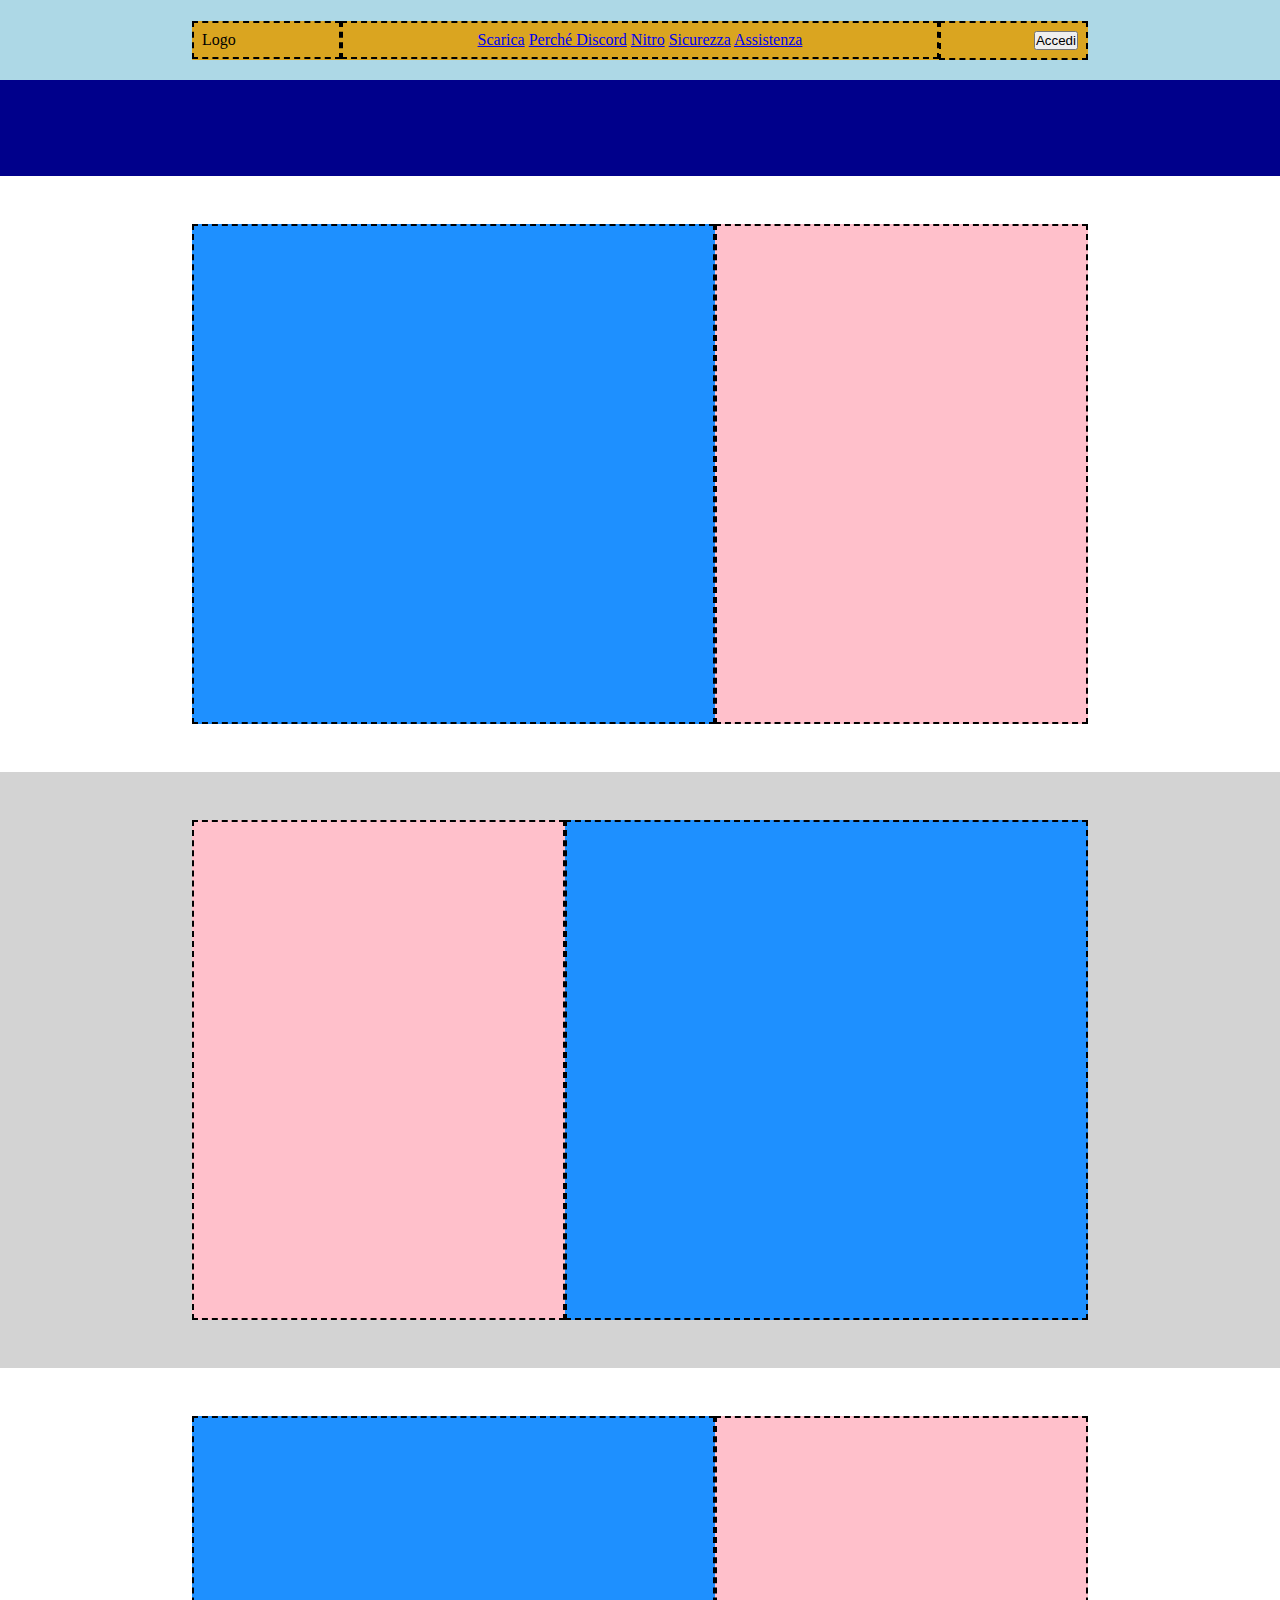
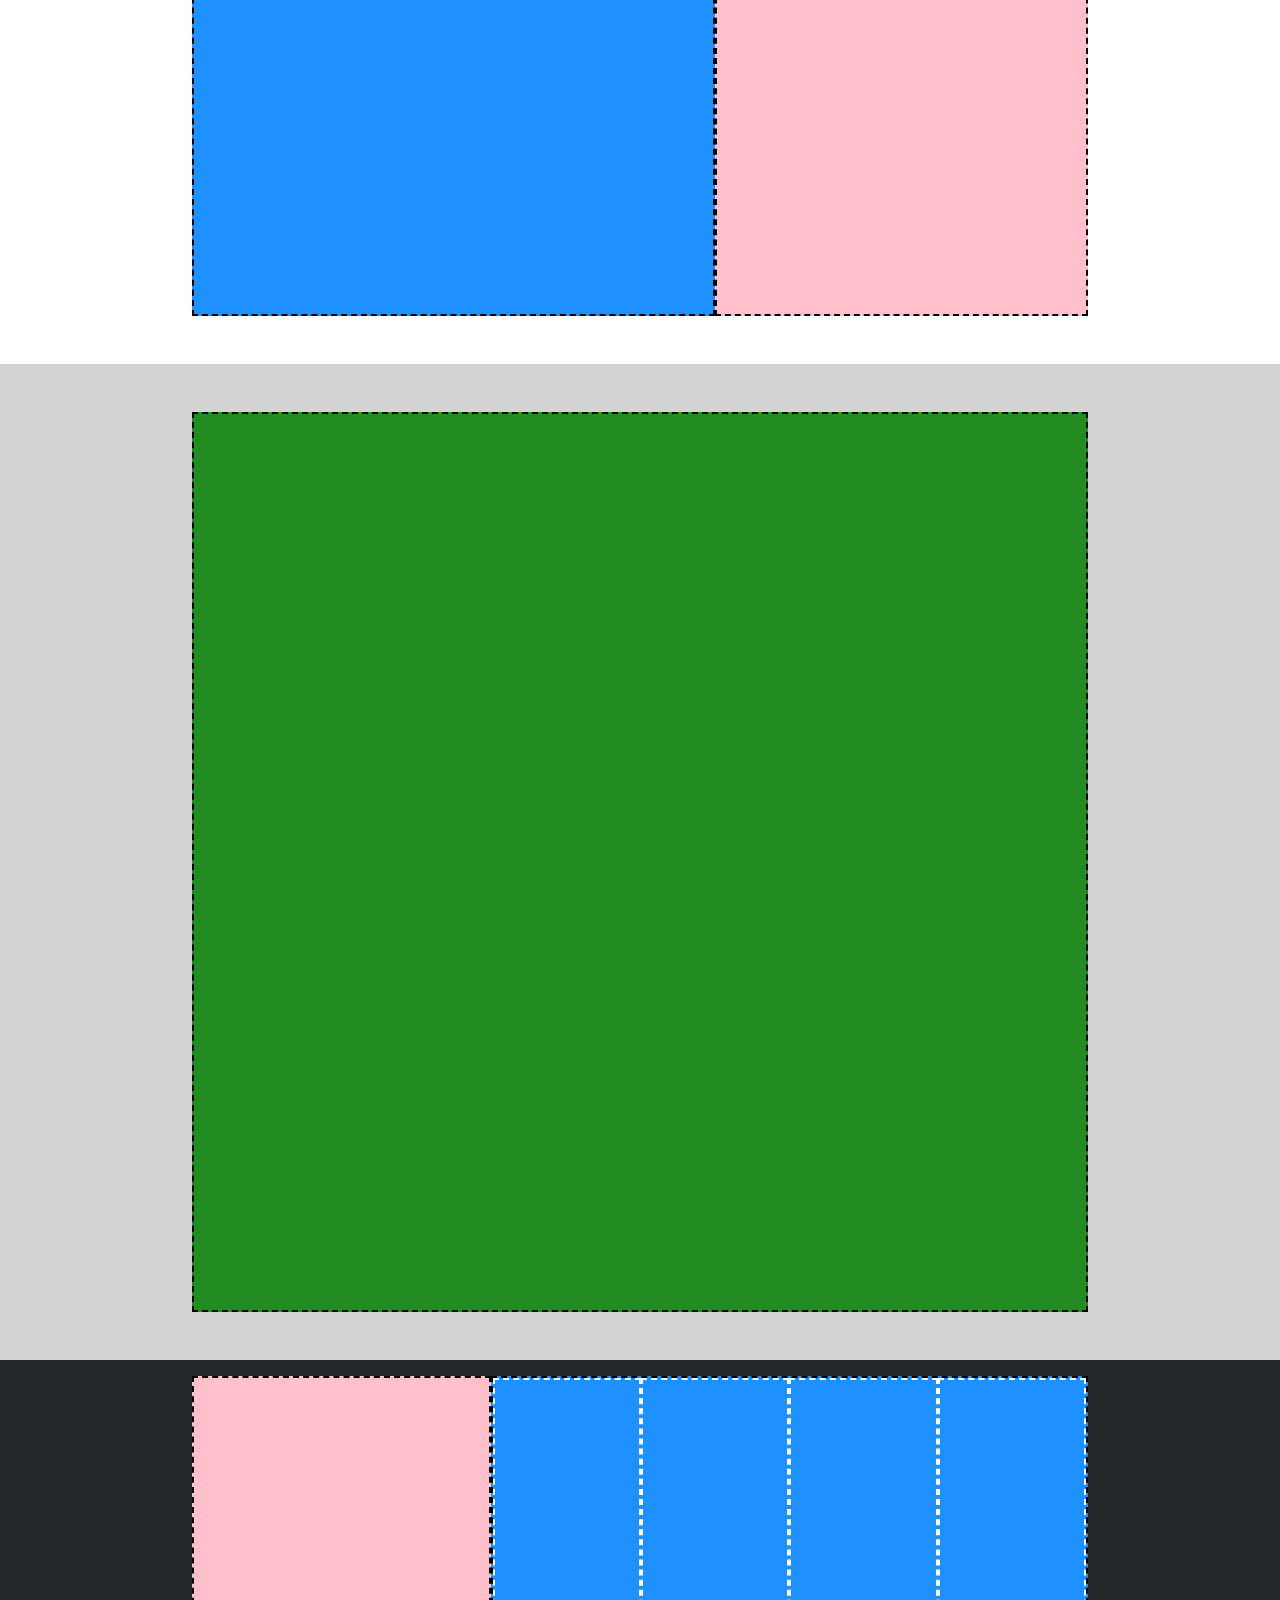
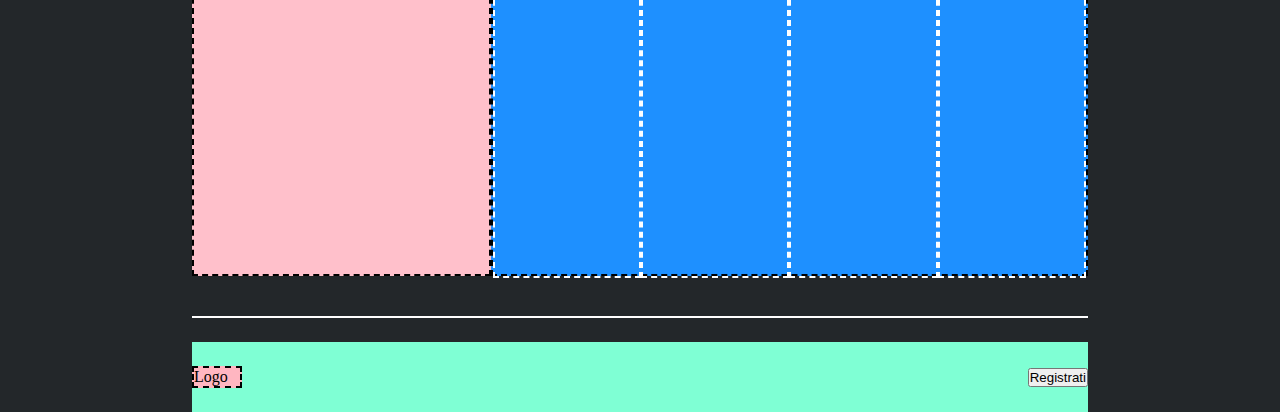
<file: index.html>
<!DOCTYPE html>
<html lang="en">

<head>
    <meta charset="UTF-8">
    <meta http-equiv="X-UA-Compatible" content="IE=edge">
    <meta name="viewport" content="width=device-width, initial-scale=1.0">
    <link rel="stylesheet" href="./assets/css/style.css">
    <title>htmlcss-struttura-discord</title>
</head>

<body class="debug">

    <header>
        <div class="container">
            <div class="row title">
                <div class="col-2">
                    Logo
                </div>
                <div class="col-8">
                    <a href="#">Scarica</a>
                    <a href="#">Perché Discord</a>
                    <a href="#">Nitro</a>
                    <a href="#">Sicurezza</a>
                    <a href="#">Assistenza</a>
                </div>
                <div class="col-2">
                    <button>Accedi</button>
                </div>
            </div>
        </div>
    </header>

    <main>
        <!-- sezione main che is combina con l'heder -->
        <section class="sub_title">
            <div class="container title"></div>
        </section>
        <!-- sotto sezione bianca/grigia -->
        <section class="sub_section white">
            <div class="container">
                <div class="row">
                    <div class="col-7"></div>
                    <div class="col-5"></div>
                </div>
            </div>
        </section>
        <!-- sotto sezione bianca/grigia -->
        <section class="sub_section grey">
            <div class="container">
                <div class="row">
                    <div class="col-5"></div>
                    <div class="col-7"></div>
                </div>
            </div>
        </section>
        <!-- sotto sezione bianca/grigia -->
        <section class="sub_section white">
            <div class="container">
                <div class="row">
                    <div class="col-7"></div>
                    <div class="col-5"></div>
                </div>
            </div>
        </section>
        <!-- sotto sezione bianca/grigia -->
        <section class="sub_section grey">
            <div class="container end_main"></div>
        </section>
    </main>

    <footer>
        <!-- sezione link -->
        <section>
            <div class="container footer_top">
                <div class="row">
                    <div class="col-4"></div>
                    <div class="col-8">
                        <div class="row">
                            <div class="col-3"></div>
                            <div class="col-3"></div>
                            <div class="col-3"></div>
                            <div class="col-3"></div>
                        </div>
                    </div>
                </div>
            </div>
        </section>
         <!-- chiusura pagina -->
        <section>
            <div class="container footer_bottom">
                <div class="img">Logo</div>
                <button>Registrati</button>
            </div>
        </section>
    </footer>
</body>

</html>
</file>
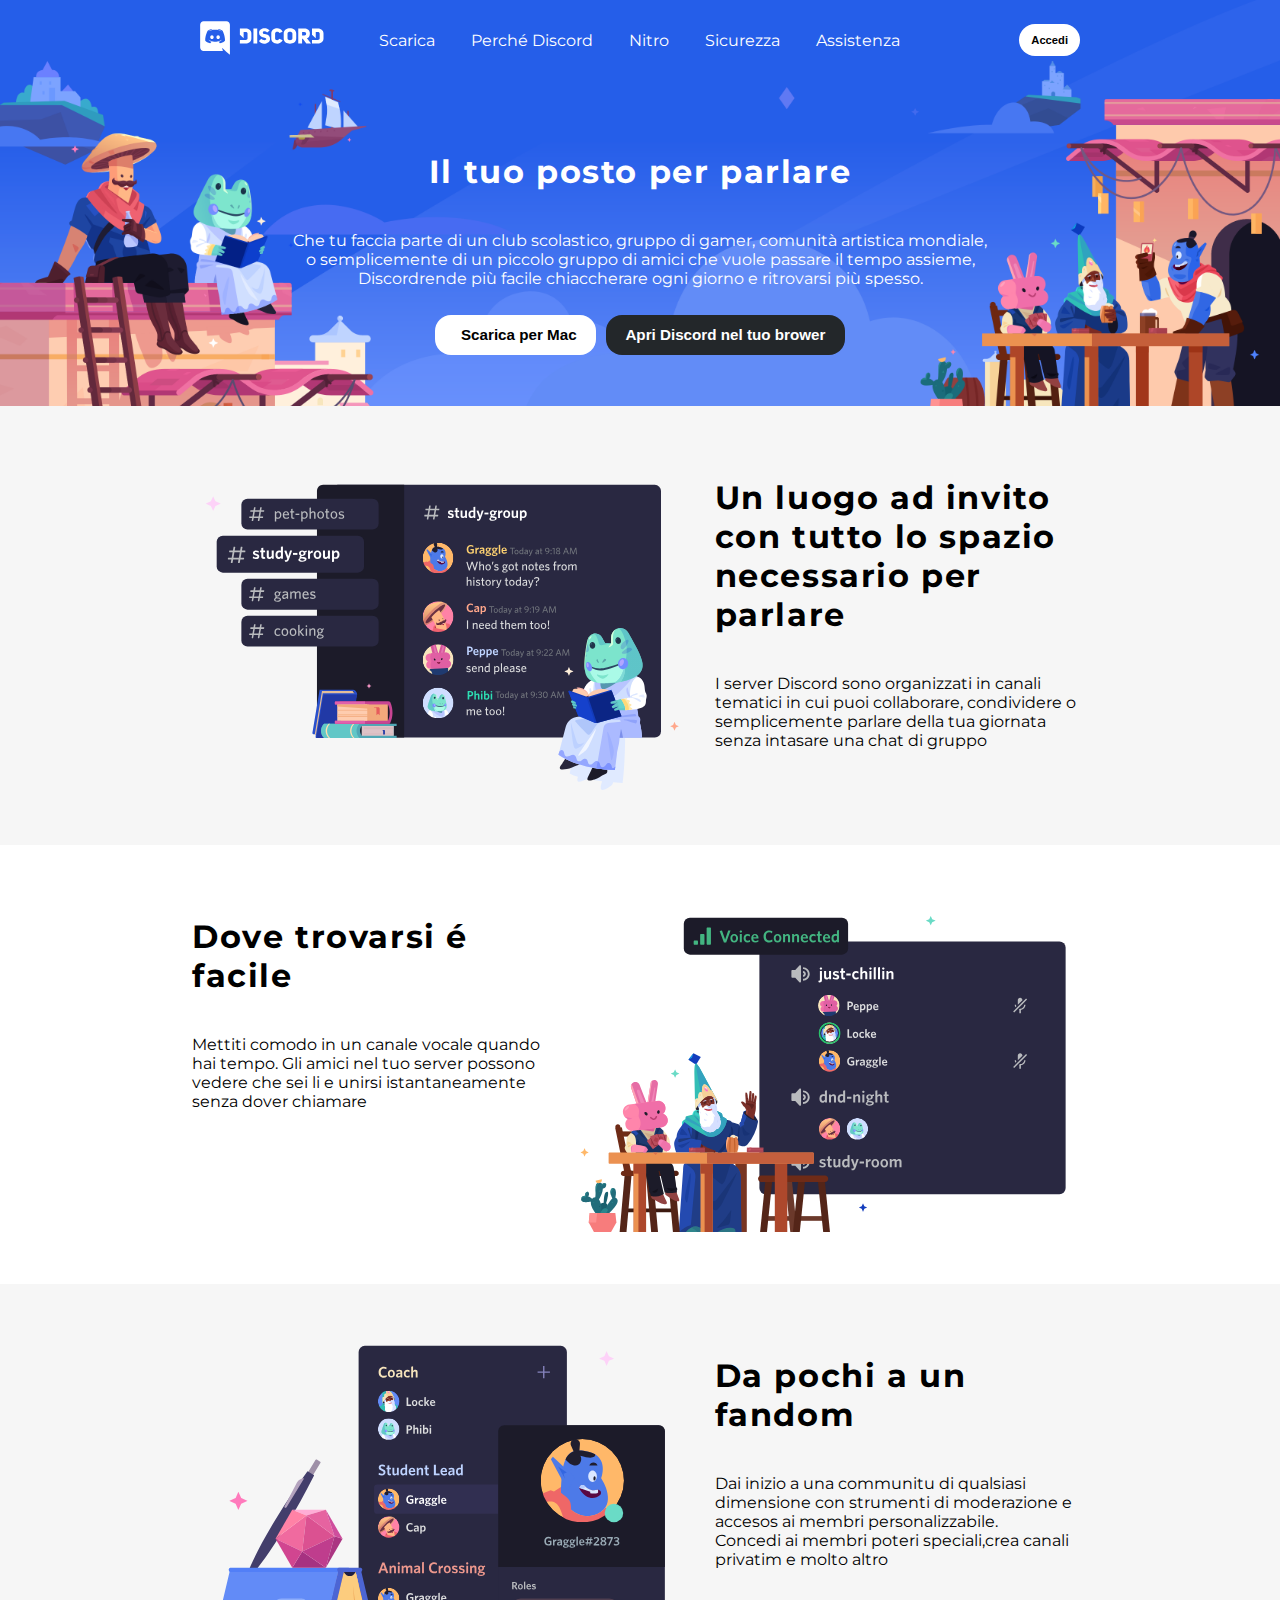
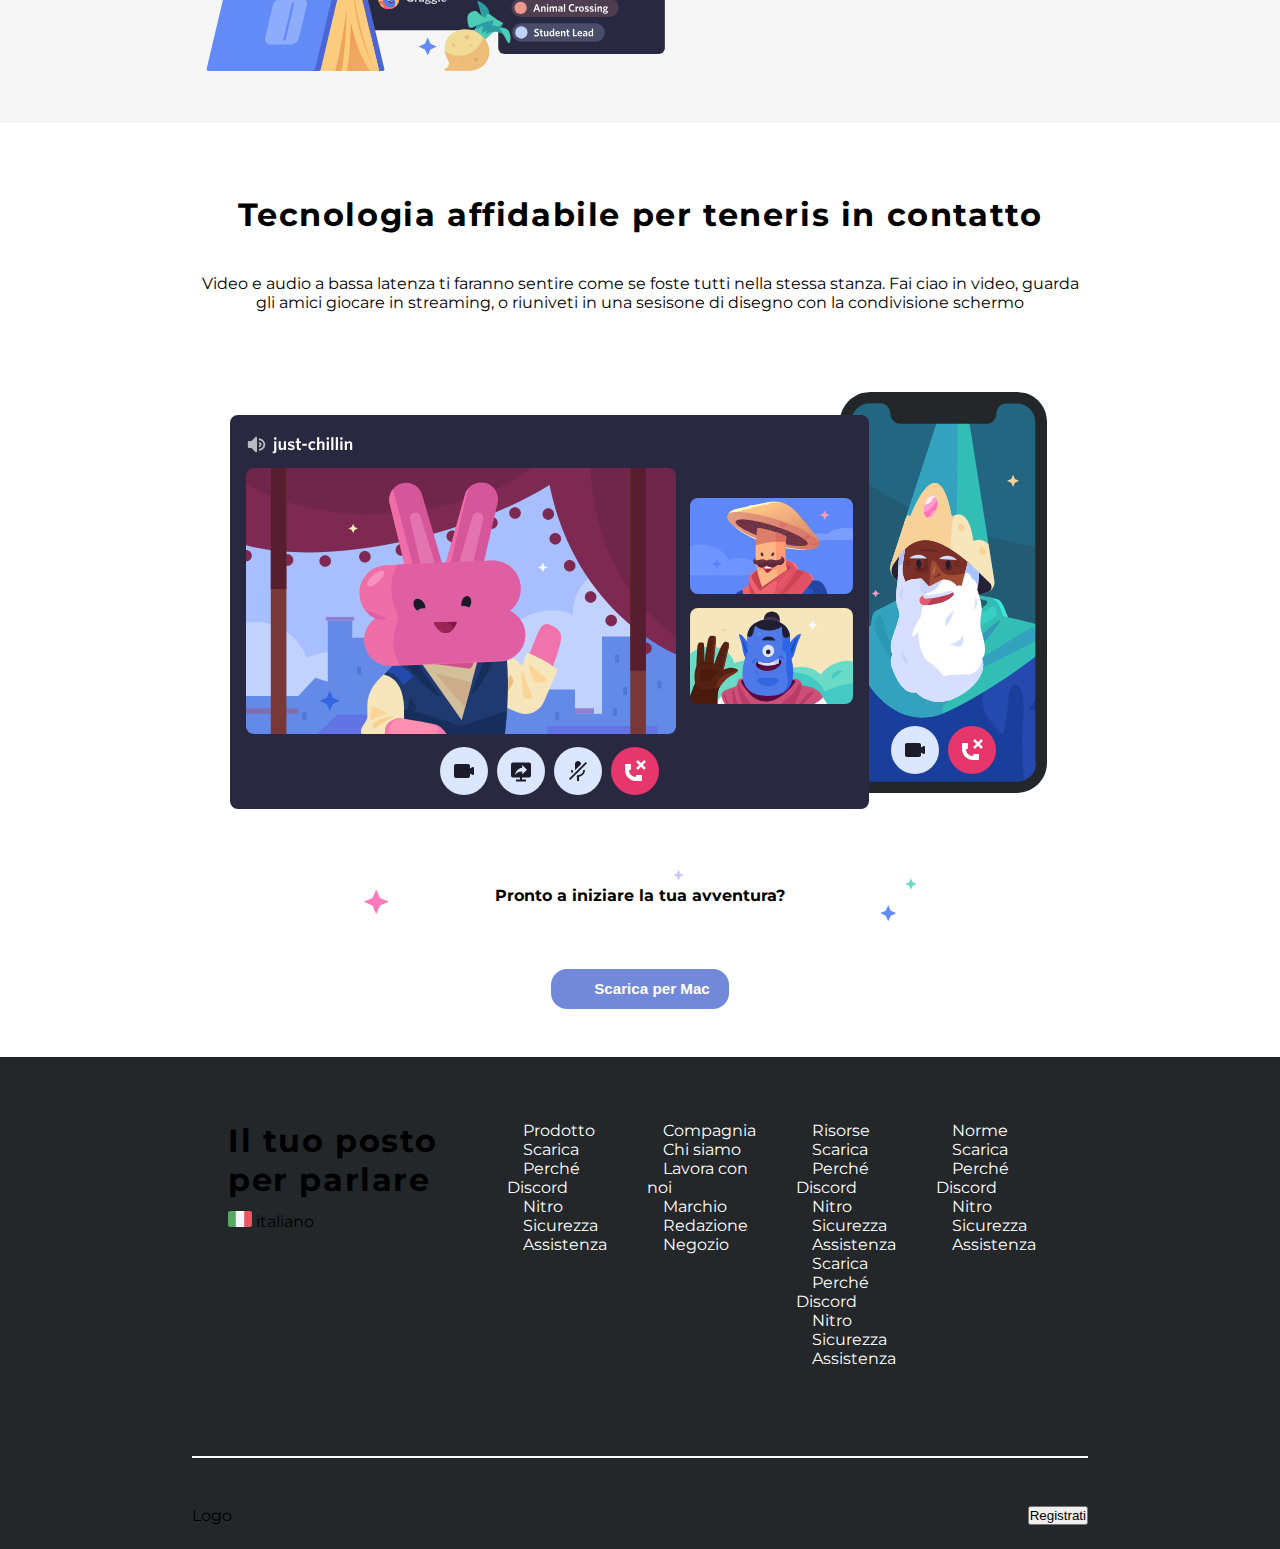
<file: bonus/index.html>
<!DOCTYPE html>
<html lang="en">

<head>
    <meta charset="UTF-8">
    <meta http-equiv="X-UA-Compatible" content="IE=edge">
    <meta name="viewport" content="width=device-width, initial-scale=1.0">
    <!--  Google Font-->
    <link rel="preconnect" href="https://fonts.googleapis.com">
    <link rel="preconnect" href="https://fonts.gstatic.com" crossorigin>
    <link href="https://fonts.googleapis.com/css2?family=Montserrat:wght@400;800&display=swap" rel="stylesheet">
    <!-- Font Awesome -->
    <link rel="stylesheet" href="https://cdnjs.cloudflare.com/ajax/libs/font-awesome/6.2.0/css/all.min.css"
        integrity="sha512-xh6O/CkQoPOWDdYTDqeRdPCVd1SpvCA9XXcUnZS2FmJNp1coAFzvtCN9BmamE+4aHK8yyUHUSCcJHgXloTyT2A=="
        crossorigin="anonymous" referrerpolicy="no-referrer" />
    <!-- link css -->
    <link rel="stylesheet" href="./style.css">
    <title>htmlcss-struttura-discord</title>
</head>

<body>

    <header>
        <div class="container">
            <div class="row navbar">
                <div class="col-2">
                    <img src="../assets/img/logo.svg" alt="Discord logo">
                </div>
                <div class="col-8 tx_center">
                    <a href="#">Scarica</a>
                    <a href="#">Perché Discord</a>
                    <a href="#">Nitro</a>
                    <a href="#">Sicurezza</a>
                    <a href="#">Assistenza</a>
                </div>
                <div class="col-2">
                    <button class="btn login">Accedi</button>
                </div>
            </div>
        </div>
    </header>
    <main>
        <!-- banner -->
        <section class="banner">
            <div class="container banner_article">
                <h2>Il tuo posto per parlare</h2>
                <p>Che tu faccia parte di un club scolastico, gruppo di gamer, comunità artistica mondiale, <br> o
                    semplicemente di un piccolo gruppo di amici che vuole passare il tempo assieme,<br> Discordrende più
                    facile chiaccherare ogni giorno e ritrovarsi più spesso.</p>
                <div class="btn_group">
                    <button class="btn download_for_mac"> <i class="fa-solid fa-down-long"></i> Scarica per Mac</button>
                    <button class="btn open_browser">Apri Discord nel tuo brower</button>
                </div>
            </div>
        </section>
        <!-- sub section Talk_Space -->
        <section class="sub_section background_white" id="talk_spac">
            <div class="container">
                <div class="row">
                    <div class="col-7">
                        <img src="../assets/img/item1.svg" alt="immagine funzionamento gruppo di studio">
                    </div>
                    <div class="col-5">
                        <h2>Un luogo ad invito con tutto lo spazio necessario per parlare</h2>
                        <p>I server Discord sono organizzati in canali tematici in cui puoi collaborare, condividere o
                            semplicemente parlare della tua giornata senza intasare una chat di gruppo</p>
                    </div>
                </div>
            </div>
        </section>
        <!-- sub section  Easy_Find -->
        <section class="sub_section background_grey" id="easy_find">
            <div class="container">
                <div class="row">
                    <div class="col-5">
                        <h2>Dove trovarsi é facile</h2>
                        <p>Mettiti comodo in un canale vocale quando hai tempo. Gli amici nel tuo server possono vedere
                            che sei li e unirsi istantaneamente senza dover chiamare</p>
                    </div>
                    <div class="col-7">
                        <img src="../assets/img/item2.svg" alt="voice connected">
                    </div>
                </div>
            </div>
        </section>
        <!-- sub section Fandom -->
        <section class="sub_section background_white" id="fandom">
            <div class="container">
                <div class="row">
                    <div class="col-7">
                        <img src="../assets/img/item3.svg" alt="coach">
                    </div>
                    <div class="col-5">
                        <h2>Da pochi a un fandom</h2>
                        <p>Dai inizio a una communitu di qualsiasi dimensione con strumenti di moderazione e accesos ai
                            membri personalizzabile. <br> Concedi ai membri poteri speciali,crea canali privatim e molto
                            altro</p>
                    </div>
                </div>
            </div>
        </section>
        <!-- sub section Keep_in_Touch -->
        <section class="sub_section background_grey" id="keep_in_touch">
            <div class="container tx_center">
                <h2>Tecnologia affidabile per teneris in contatto</h2>
                <p>Video e audio a bassa latenza ti faranno sentire come se foste tutti nella stessa stanza. Fai ciao in
                    video, guarda gli amici giocare in streaming, o riuniveti in una sesisone di disegno con la
                    condivisione schermo</p>
                <img src="../assets/img/item4-big.svg" alt="videochiamata">
                <div class="stars">
                    Pronto a iniziare la tua avventura?
                </div>
                <button class="btn download_for_mac purple">
                    <i class="fa-solid fa-down-long"></i> Scarica per Mac</button>
            </div>
        </section>
    </main>

    <footer>
        <!-- sezione link -->
        <section>
            <div class="container footer_top">
                <div class="row">
                    <div class="col-4">
                        <div>
                            <h2>Il tuo posto per parlare</h2>
                        </div>
                        <div>
                            <img src="../assets/img/ita.png" id="flag_italy" alt="Bandiera verde bianca rossa">
                            <span>italiano<i class="fa-solid fa-chevron-down"></i></span>
                        </div>
                        <div>
                            <i class="fa-brands fa-twitter"></i>
                            <i class="fa-brands fa-instagram"></i>
                            <i class="fa-brands fa-square-facebook"></i>
                            <i class="fa-brands fa-square-youtube"></i>
                        </div>
                    </div>

                    <div class="col-8">
                        <div class="row">
                            <div class="col-3">
                                <a href="#">Prodotto</a>
                                <a href="#">Scarica</a>
                                <a href="#">Perché Discord</a>
                                <a href="#">Nitro</a>
                                <a href="#">Sicurezza</a>
                                <a href="#">Assistenza</a>
                            </div>
                            <div class="col-3">
                                <a href="#">Compagnia</a>
                                <a href="#">Chi siamo</a>
                                <a href="#">Lavora con noi</a>
                                <a href="#">Marchio</a>
                                <a href="#">Redazione</a>
                                <a href="#">Negozio</a>
                            </div>
                            <div class="col-3">
                                <a href="#">Risorse</a>
                                <a href="#">Scarica</a>
                                <a href="#">Perché Discord</a>
                                <a href="#">Nitro</a>
                                <a href="#">Sicurezza</a>
                                <a href="#">Assistenza</a>
                                <a href="#">Scarica</a>
                                <a href="#">Perché Discord</a>
                                <a href="#">Nitro</a>
                                <a href="#">Sicurezza</a>
                                <a href="#">Assistenza</a>
                            </div>
                            <div class="col-3">
                                <a href="#">Norme</a>
                                <a href="#">Scarica</a>
                                <a href="#">Perché Discord</a>
                                <a href="#">Nitro</a>
                                <a href="#">Sicurezza</a>
                                <a href="#">Assistenza</a>
                            </div>
                        </div>
                    </div>
                </div>
            </div>
        </section>
        <!-- chiusura pagina -->
        <section>
            <div class="container footer_bottom">
                <div class="img">Logo</div>
                <button>Registrati</button>
            </div>
        </section>
    </footer>
</body>

</html>
</file>
<file: assets/css/style.css>
/* Common rules */

* {
    margin: 0;
    padding: 0;
    box-sizing: border-box;
}

.container {
    width: 70%;
    max-width: 1200px;
    margin: 0 auto;

}

.row {
    display: flex;
    flex-wrap: wrap;
}


/* Header */

header {
    display: flex;
    align-items: center;
    justify-content: center;
    height: 5rem;
    width: 100vw;
    position: absolute;
    left: 0;
    top: 0;
}

.row.title {
    display: flex;
    justify-content: space-between;
    align-items: center;
}
.title>[class^="col-"]{
    padding: 0.5rem;
}
button{
    float: right;
}
.title .col-8{
    text-align: center;
}



/* Main */

.sub_title {
    padding-top: 8rem;
    padding-bottom: 3rem;
}

.sub_section.white {
    background-color: #FFFFFF;
}

.sub_section.grey {
    background-color: #D3D3D3;
}

.sub_section {
    padding: 3rem 0;
}





/* Footer */

footer {
    background-color: #23272A;
}

.footer_top{
    padding-top: 1rem;
    padding-bottom: 2.5rem;
    border-bottom: 2px solid white;

}

.footer_bottom {
    display: flex;
    justify-content: space-between;
    align-items: center;
    padding: 1.5rem 0;
    margin-top: 1.5rem;
}




/* Griglia con Flexbox */
.col-1 {
    width: calc((100% / 12) * 1);
}

.col-2 {
    width: calc((100% / 12) * 2);
}

.col-3 {
    width: calc((100% / 12) * 3);
}

.col-4 {
    width: calc((100% / 12) * 4);
}

.col-5 {
    width: calc((100% / 12) * 5);
}

.col-6 {
    width: calc((100% / 12) * 6);
}

.col-7 {
    width: calc((100% / 12) * 7);
}

.col-8 {
    width: calc((100% / 12) * 8);
    

}

.col-9 {
    width: calc((100% / 12) * 9);
}











/* Debug */

.debug header {
    background-color: #ADD8E6;

}

.debug .container {
    background-color: #DAA520;
}

.debug [class^="col-"] {
    border: 2px dashed black;
    
}

.debug .sub_title {
    background-color: #00008B;
}

.debug .container.title_main {
    height: 400px;
    background-color: #EE82EE;
    border: 2px dashed black;
}

.debug .col-7,
.debug footer .col-8 {
    height: 500px;
    background-color: #1E90FF;
}

.debug .col-3 {
    height: 500px;
    border: 2px dashed white;
}

.debug .col-4,
.debug .col-5 {
    height: 500px;
    background-color: #FFC0CB;
}

.debug .end_main {
    height: 900px;
    background-color: #228B22;
    border: 2px dashed black;
}

.debug .img {
    width: 50px;
    height: 35  px;
    border: 2px dashed black;
    background-color: #FFB6C1
}
.debug .footer_bottom{
    background-color: #7FFFD4;
}
.debug .footer_top{
    background-color: #23272A 
}
</file>
<file: bonus/style.css>
/* #region Common rules */
* {
    margin: 0;
    padding: 0;
    box-sizing: border-box;
}

.container {
    width: 70%;
    max-width: 1200px;
    margin: 0 auto;
}

.row {
    display: flex;
    /* flex-wrap: wrap; */
}

body {
    font-family: 'Montserrat', sans-serif;
}

img {
    max-width: 100%;
}

/* #endregion Common rules */

/* #region Utilities */



a {
    color: #FFFFFF;
    text-decoration: none;
    margin: 1rem;
}

.btn {
    padding: 0.6rem 0.75rem;
    font-weight: 700;
    font-size: 0.7rem;
    border: none;
    border-radius: 1rem;
    background-color: #FFFFFF;
}

h2 {
    font-size: 2rem;
    letter-spacing: 0.1rem;
    margin-top: 1.5rem;
}

p {
    margin-top: 2.5rem;
    margin-bottom: 1.5rem;
}

.background_white {
    background-color: #FFFFFF;
}

.background_white {
    background-color: #F6F6F6;
}

.tx_center {
    text-align: center;
}


/* #endregion Utilities */

/* #region Griglia con Flexbox */
.col-1 {
    width: calc((100% / 12) * 1);
}

.col-2 {
    width: calc((100% / 12) * 2);
}

.col-3 {
    width: calc((100% / 12) * 3);
}

.col-4 {
    width: calc((100% / 12) * 4);
}

.col-5 {
    width: calc((100% / 12) * 5);
}

.col-6 {
    width: calc((100% / 12) * 6);
}

.col-7 {
    width: calc((100% / 12) * 7);
}

.col-8 {
    width: calc((100% / 12) * 8);

}

.col-9 {
    width: calc((100% / 12) * 9);
}

/* #endregion Griglia con Flexbox */

/* #region Header */

header {
    display: flex;
    align-items: center;
    justify-content: center;
    height: 5rem;
    width: 100%;
    position: absolute;
    left: 0;
    top: 0;
}


.navbar {
    justify-content: space-between;
    align-items: center;
}

.navbar>[class^="col-"] {
    padding: 0.5rem;
}

.login {
    float: right;
}


/* #endregion Header */

/* #region Main */


.banner {
    padding-top: 8rem;
    padding-bottom: 3rem;
    background-image: url(../assets/img/jumbo.png);
    background-repeat: no-repeat;
    background-size: cover;

}

.banner_article {
    color: #FFFFFF;
    text-align: center;
    width: 60%;
    margin: auto;
}

.sub_section {
    padding: 3rem 0;
}

.stars {
    background-image: url(../assets/img/stars.svg);
    background-repeat: no-repeat;
    background-size: contain;
    background-position: center;
    padding: 1rem;
    font-weight: bold;
    margin-bottom: 3rem;
}
.btn_group *{
    margin: 0.2rem;
}

/* Botton main */

.download_for_mac {
    color: black;
    padding: 0.7rem 1.2rem;
    font-size: 0.95rem;
}

.purple {
    background-color: #7289DA;
    color: #FFFFFF;
}

.open_browser {
    background-color: #23272A;
    padding: 0.7rem 1.2rem;
    font-size: 0.95rem;
    color: #FFFFFF;
    
}

/* #endregion Main */

/* #region Footer */

footer {
    background-color: #23272A;
}

.footer_top {
    padding-top: 1rem;
    padding-bottom: 2.5rem;
    border-bottom: 2px solid white;
    
}
.footer_top div, i{
    margin: 0.75rem;
}
.footer_bottom {
    display: flex;
    justify-content: space-between;
    align-items: center;
    padding: 1.5rem 0;
    margin-top: 1.5rem;
}

#flag_italy{
    height: 1rem;
}

/* #endregion Footer */
</file>
